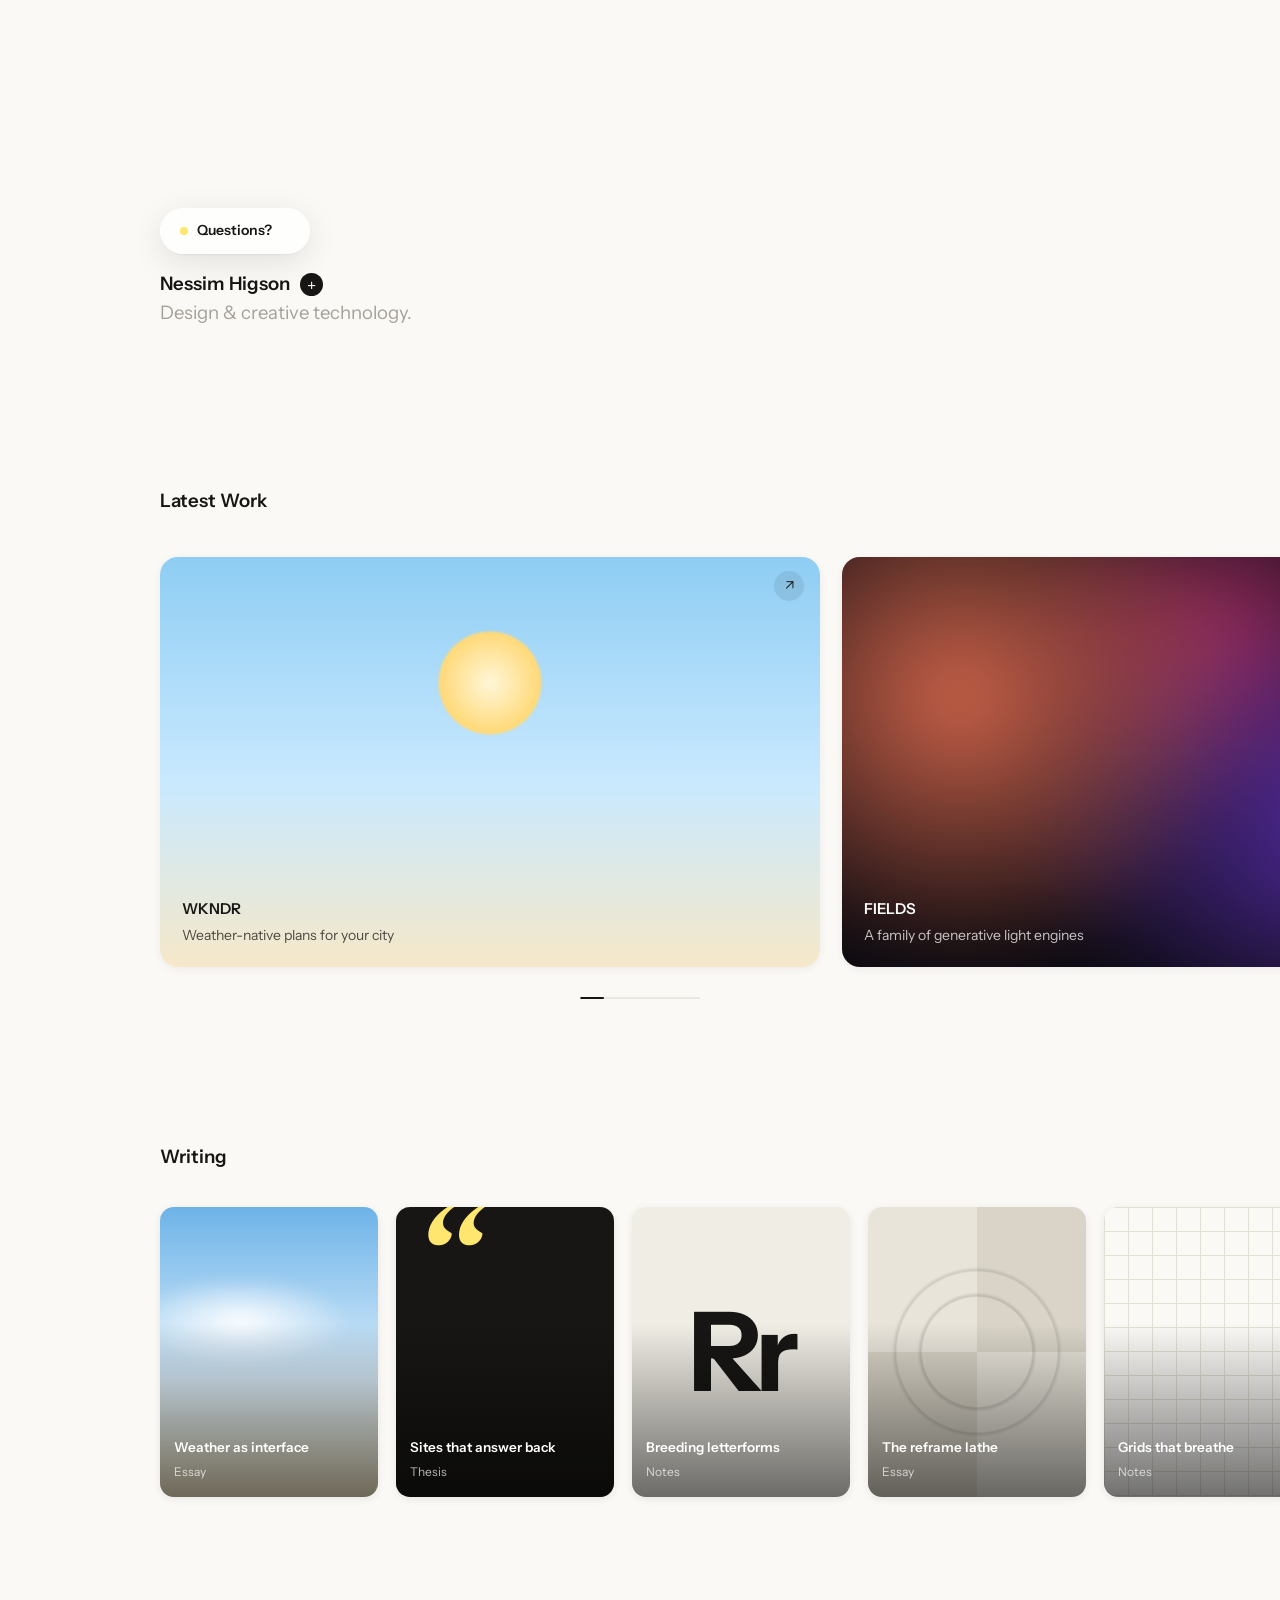
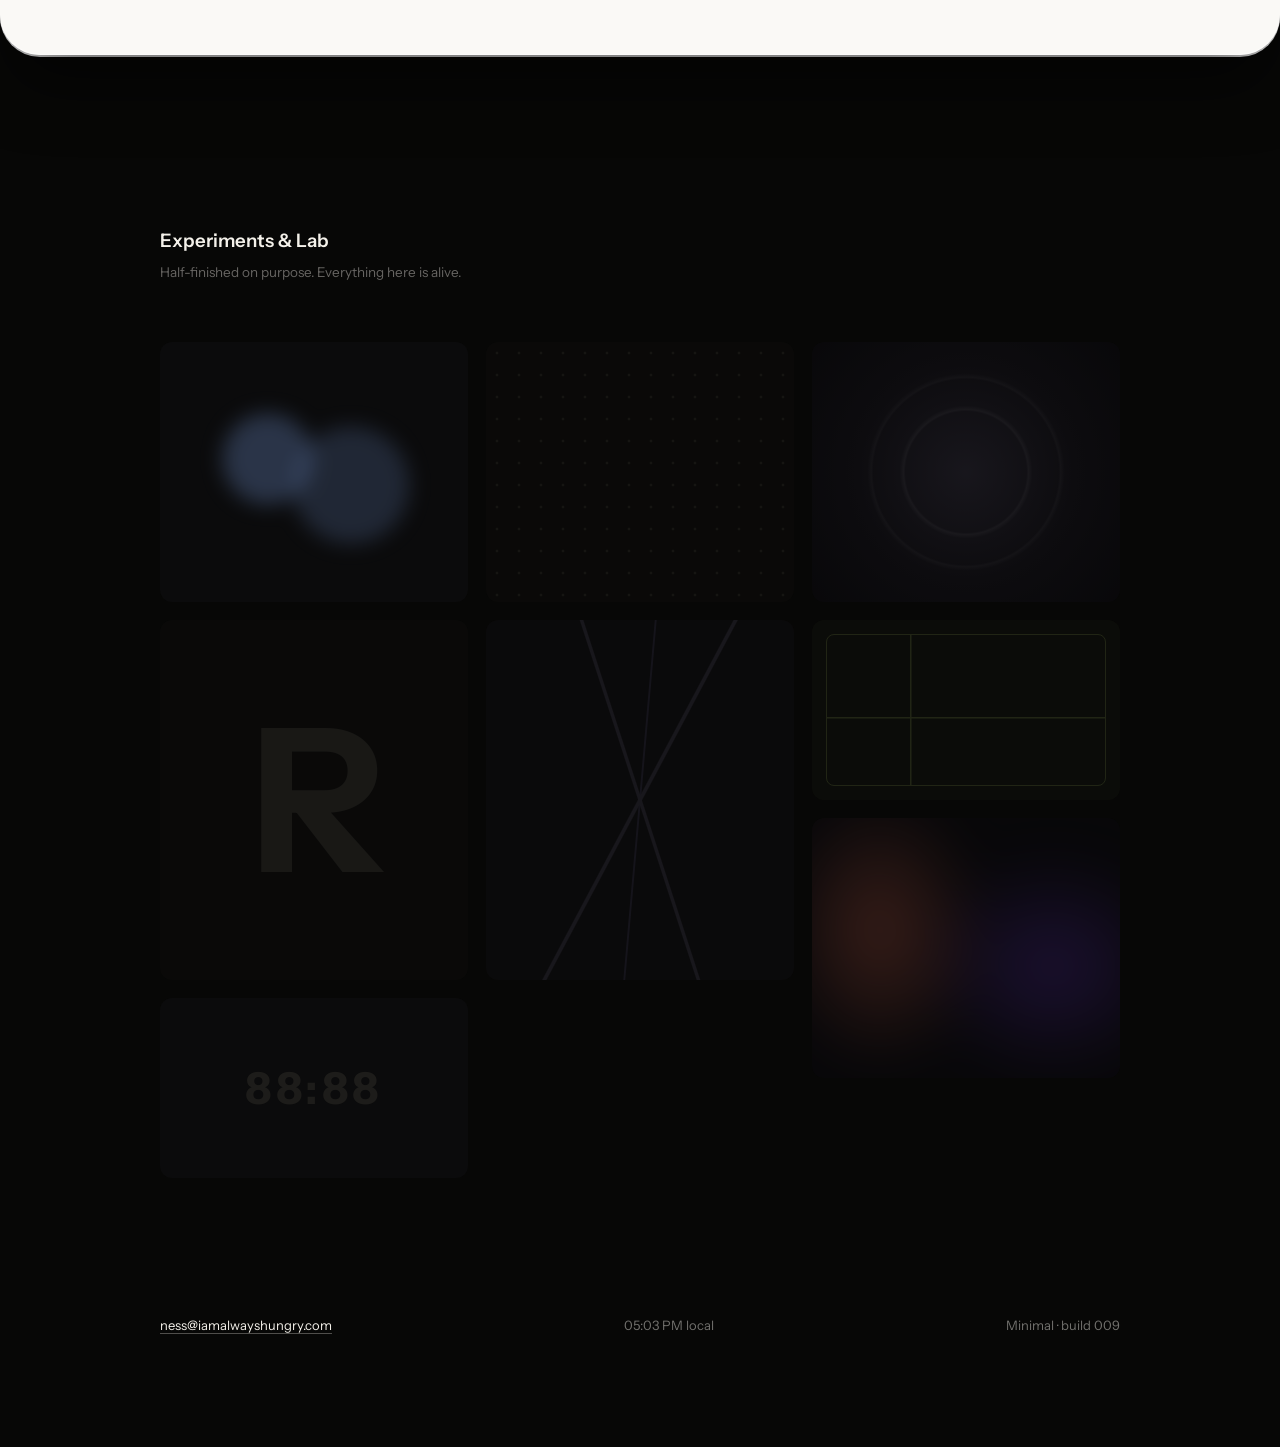
<file: index.html>
<!DOCTYPE html>
<html lang="en">
<head>
<meta charset="UTF-8">
<meta name="viewport" content="width=device-width, initial-scale=1.0">
<title>Nessim Higson — Design &amp; creative technology</title>
<meta name="description" content="Nessim Higson runs IAAH, an independent design practice making brands, websites, and interactive systems.">
<meta property="og:title" content="Nessim Higson">
<meta property="og:description" content="Design & creative technology. A quiet site that can say more.">
<link rel="icon" href="data:image/svg+xml,%3Csvg xmlns='http://www.w3.org/2000/svg' viewBox='0 0 100 100'%3E%3Crect width='100' height='100' rx='24' fill='%23171614'/%3E%3Ccircle cx='50' cy='50' r='14' fill='%23ffe66e'/%3E%3C/svg%3E">
<link rel="preconnect" href="https://fonts.googleapis.com">
<link rel="preconnect" href="https://fonts.gstatic.com" crossorigin>
<link href="https://fonts.googleapis.com/css2?family=Instrument+Sans:ital,wght@0,400..700;1,400..700&family=Newsreader:ital,opsz,wght@1,6..72,300..500&display=swap" rel="stylesheet">
<link rel="stylesheet" href="styles.css?v=12">
</head>
<body>

<!-- "Questions?" pill — expands into the ask field -->
<div class="island" id="island">
  <button class="q-pill" id="qPill" aria-label="Ask this site a question">
    <span class="q-dot"></span>
    <span class="q-label">Questions?</span>
  </button>
  <div class="ask" id="ask">
    <span class="q-dot"></span>
    <input id="askInput" type="text" placeholder="Ask this site anything…" autocomplete="off" aria-label="Ask this site anything">
    <button class="go" id="askGo" aria-label="Ask">↵</button>
  </div>
</div>
<div class="answer" id="answer" role="status"></div>

<div class="backdrop" aria-hidden="true"></div>

<div class="stage">
  <main class="sheet">

    <section class="intro" id="intro">
      <h1 data-rise style="--d:.05s">
        <span id="name"></span>
        <span class="dialctl" id="dialctl">
          <button id="less" aria-label="Less about me" hidden>−</button>
          <button id="more" aria-label="More about me">+</button>
        </span>
      </h1>
      <p class="role" id="role" data-rise style="--d:.12s"></p>
      <div class="bio" id="bio" aria-live="polite"></div>
    </section>

    <h2 class="label reveal" id="work">Latest Work</h2>
    <div class="works-wrap">
      <div class="works" id="works" aria-label="Latest work carousel"></div>
      <div class="progress" aria-hidden="true"><i id="progress-bar"></i></div>
    </div>

    <h2 class="label reveal" id="writing">Writing</h2>
    <div class="shelf" id="shelf" aria-label="Writing"></div>

  </main>
</div>

<!-- the dark room the sheet lifts off to reveal -->
<div class="room">
  <section class="lab" id="lab">
    <div class="lab-head" id="lab-head">
      <h2 class="label reveal">Experiments &amp; Lab</h2>
      <p class="lab-sub reveal" style="--d:.08s">Half-finished on purpose. Everything here is alive.</p>
    </div>
    <div class="masonry" id="masonry"></div>
  </section>

  <footer class="footer">
    <div class="cols">
      <span><a id="email" href="#"></a></span>
      <span class="mut" id="clock">—</span>
      <span class="mut" id="buildtag"></span>
    </div>
  </footer>
</div>

<script src="content.js?v=12"></script>
<script src="app.js?v=12"></script>
</body>
</html>
</file>
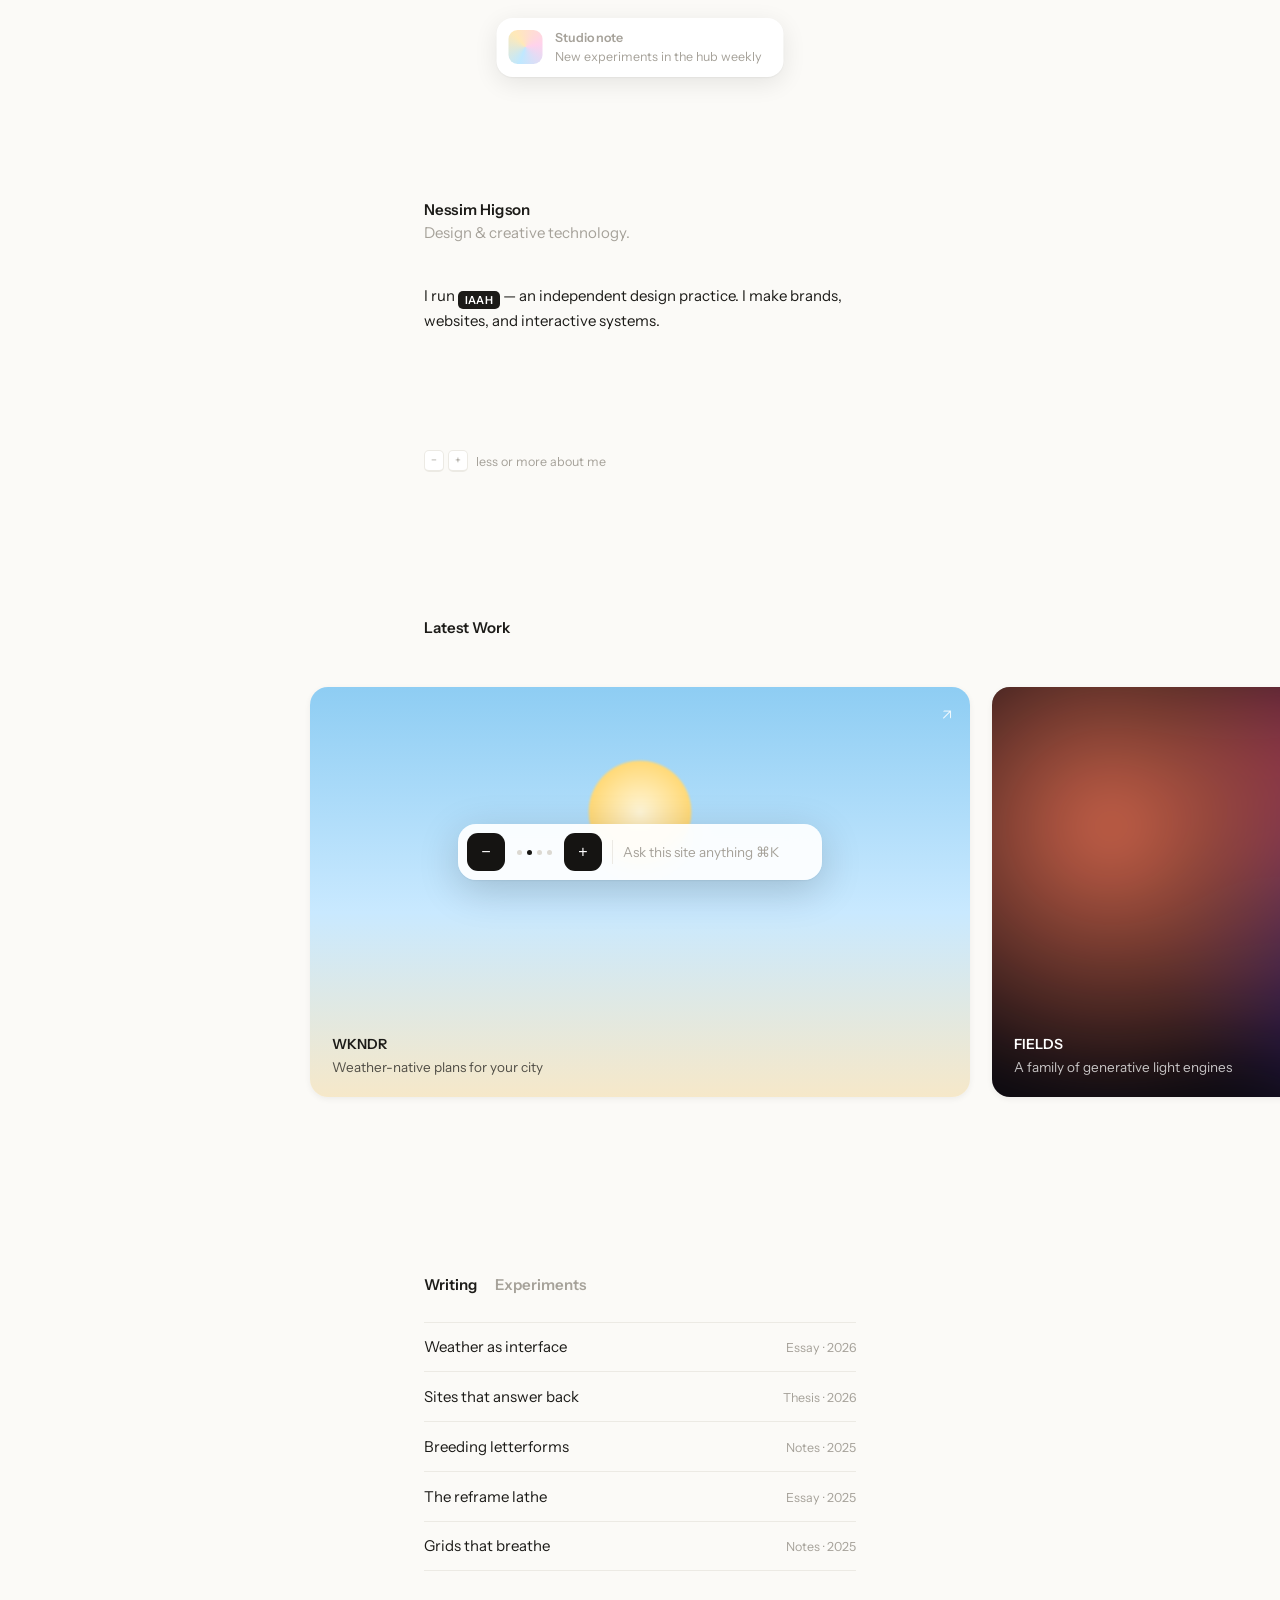
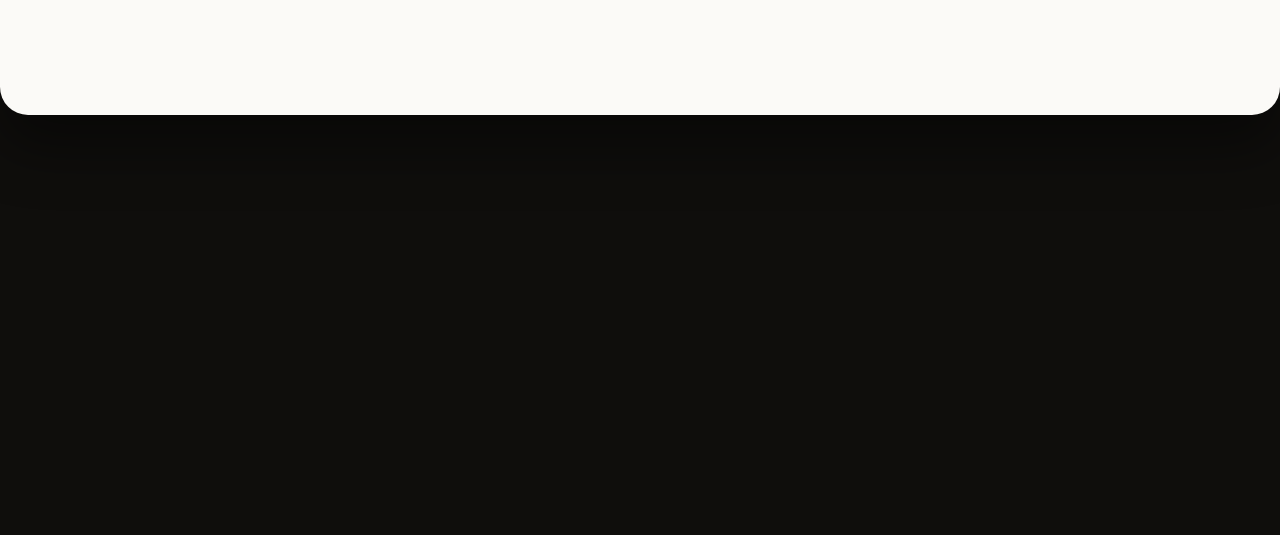
<file: sketch-001/index.html>
<!DOCTYPE html>
<html lang="en">
<head>
<meta charset="UTF-8">
<meta name="viewport" content="width=device-width, initial-scale=1.0">
<title>NH — Site Hybrid Sketch 001</title>
<link rel="preconnect" href="https://fonts.googleapis.com">
<link rel="preconnect" href="https://fonts.gstatic.com" crossorigin>
<link href="https://fonts.googleapis.com/css2?family=Instrument+Sans:ital,wght@0,400..700;1,400..700&family=Newsreader:ital,opsz,wght@1,6..72,300..500&display=swap" rel="stylesheet">
<style>
:root{
  --bg:#fbfaf7;
  --ink:#1c1b18;
  --mut:#a6a29a;
  --line:#eceae4;
  --blue:#1d1df5;
  --marker:#ffe66e;
  --footer:#0f0e0c;
  --col:30rem;
  --dock-h:64px;
  --footer-h:420px;
}
*{margin:0;padding:0;box-sizing:border-box}
html{scroll-behavior:smooth}
body{
  font-family:'Instrument Sans',sans-serif;
  font-size:15px;line-height:1.55;
  color:var(--ink);
  background:var(--footer);
  padding-bottom:var(--footer-h);
  -webkit-font-smoothing:antialiased;
}
a{color:inherit}
::selection{background:var(--marker)}

/* ---------- sheet over fixed footer ---------- */
.sheet{
  position:relative;z-index:2;
  background:var(--bg);
  border-radius:0 0 28px 28px;
  box-shadow:0 30px 60px rgba(0,0,0,.45);
  padding-bottom:9rem;
}

/* ---------- toast ---------- */
.toast{
  position:fixed;top:18px;left:50%;z-index:50;
  transform:translate(-50%,-140%);
  display:flex;align-items:center;gap:12px;
  background:#fff;border-radius:16px;
  padding:10px 22px 10px 12px;
  box-shadow:0 6px 24px rgba(0,0,0,.09),0 1px 2px rgba(0,0,0,.05);
  text-decoration:none;
  transition:transform .8s cubic-bezier(.2,.9,.2,1);
}
.toast.in{transform:translate(-50%,0)}
.toast .av{width:34px;height:34px;border-radius:9px;background:conic-gradient(from 200deg,#bfe8ff,#ffe9b8,#ffd2ec,#bfe8ff)}
.toast b{display:block;font-size:12.5px;font-weight:600}
.toast span{display:block;font-size:12.5px;color:var(--mut)}

/* ---------- intro ---------- */
.intro{
  max-width:var(--col);
  margin:0 auto;
  padding:22vh 24px 0;
}
.intro h1{font-size:15px;font-weight:600;letter-spacing:.01em}
.intro .role{color:var(--mut)}
.bio{margin-top:2.6em}
.bio p+p{margin-top:1.4em}

/* growing tokens */
.w{
  font-size:15px;opacity:1;filter:blur(0);
  transition:font-size .45s cubic-bezier(.3,.8,.3,1),opacity .4s,filter .4s;
  transition-delay:calc(var(--i,0)*14ms);
}
.w.hid{font-size:0px;opacity:0;filter:blur(5px);transition-delay:calc(var(--j,0)*6ms)}
.w.hl{background:linear-gradient(transparent 45%,var(--marker) 45%,var(--marker) 92%,transparent 92%)}

/* inline chips */
.chip{
  display:inline-block;vertical-align:-3px;
  height:18px;line-height:18px;
  border-radius:5px;padding:0 7px;
  font-size:11px;font-weight:600;letter-spacing:.02em;
  color:#fff;text-decoration:none;
  transition:font-size .45s cubic-bezier(.3,.8,.3,1),opacity .4s,filter .4s,height .45s,padding .45s;
}
.chip:hover{transform:translateY(-1px)}
.w.hid .chip,
.chip.hid{font-size:0;height:0;padding:0;opacity:0;filter:blur(5px)}
.chip.iaah{background:#1c1b18}
.chip.wkndr{background:linear-gradient(120deg,#4f9fe8,#8fd0ff)}
.chip.fields{background:linear-gradient(120deg,#ff7a59,#e83d8f,#7b3df0)}
.chip.arena{background:#111;color:var(--marker)}

/* dial hint under bio */
.dial-hint{
  margin-top:2.4em;
  font-size:12.5px;color:var(--mut);
  display:flex;align-items:center;gap:8px;
  user-select:none;
}
.dial-hint .keys{display:inline-flex;gap:4px}
.dial-hint kbd{
  font-family:inherit;font-size:11px;
  border:1px solid var(--line);border-bottom-width:2px;
  border-radius:5px;padding:1px 6px;background:#fff;
}

/* ---------- sections ---------- */
.label{
  max-width:var(--col);margin:9rem auto 0;padding:0 24px;
  font-size:15px;font-weight:600;
}
.label small{display:block;font-weight:400;color:var(--mut);font-size:12.5px;margin-top:2px}

/* work scroller */
.works{
  margin-top:2.2rem;
  display:flex;gap:22px;
  overflow-x:auto;scroll-snap-type:x mandatory;
  padding:12px calc(50vw - min(46vw,330px)) 32px;
  scrollbar-width:none;
  cursor:grab;
}
.works::-webkit-scrollbar{display:none}
.works.drag{cursor:grabbing;scroll-snap-type:none}
.card{
  position:relative;flex:0 0 auto;
  width:min(92vw,660px);height:min(58vw,410px);
  border-radius:18px;overflow:hidden;
  scroll-snap-align:center;
  color:#fff;text-decoration:none;
  transform:translateY(0);
  transition:transform .5s cubic-bezier(.2,.9,.2,1),box-shadow .5s;
  box-shadow:0 2px 6px rgba(0,0,0,.06);
}
.card:hover{transform:translateY(-6px);box-shadow:0 18px 44px rgba(0,0,0,.16)}
.card.pulse{animation:pulse 1.2s ease 2}
@keyframes pulse{0%,100%{box-shadow:0 0 0 0 rgba(29,29,245,0)}40%{box-shadow:0 0 0 6px rgba(29,29,245,.35)}}
.card .meta{position:absolute;left:22px;bottom:18px;z-index:2}
.card .meta b{display:block;font-size:14px;font-weight:600}
.card .meta span{font-size:13.5px;opacity:.75}
.card .arrow{position:absolute;top:16px;right:18px;font-size:15px;opacity:.85;z-index:2}
.card .fill{position:absolute;inset:0}

/* card art — pure CSS */
.art-wkndr{background:linear-gradient(180deg,#8ecdf3 0%,#c9e9ff 55%,#f6e8c9 100%)}
.art-wkndr::after{content:'';position:absolute;width:120px;height:120px;border-radius:50%;
  background:radial-gradient(circle,#fff6d8 0%,#ffd977 60%,transparent 61%);
  top:16%;left:50%;transform:translateX(-50%);filter:blur(1px)}
.art-fields{background:#0b0a10;overflow:hidden}
.art-fields::before{content:'';position:absolute;inset:-30%;
  background:
    radial-gradient(40% 60% at 30% 40%,rgba(255,122,89,.8),transparent 70%),
    radial-gradient(50% 50% at 70% 60%,rgba(123,61,240,.7),transparent 70%),
    radial-gradient(30% 40% at 55% 30%,rgba(232,61,143,.6),transparent 70%);
  filter:blur(30px)}
.art-arena{background:#0c0c0c;display:grid;place-items:center}
.art-arena i{width:150px;height:150px;border-radius:50%;border:2px solid var(--marker);position:relative;display:block}
.art-arena i::before,.art-arena i::after{content:'';position:absolute;inset:18px;border-radius:50%;border:2px solid var(--marker)}
.art-arena i::after{inset:38px}
.art-fovea{background:radial-gradient(circle at 50% 45%,#3d3a4f 0%,#191722 45%,#0b0a10 100%)}
.art-fovea::after{content:'';position:absolute;inset:0;
  background:radial-gradient(circle at 50% 45%,transparent 28%,rgba(255,255,255,.06) 29%,transparent 31%,transparent 38%,rgba(255,255,255,.05) 39%,transparent 41%,transparent 50%,rgba(255,255,255,.04) 51%,transparent 53%)}
.art-coltrane{background:#f4f2ec;
  background-image:radial-gradient(circle,#c9c5ba 1.4px,transparent 1.5px);
  background-size:26px 26px}
.art-coltrane b,.art-coltrane span{color:#1c1b18!important}

/* lists: writing / experiments */
.tabs{
  max-width:var(--col);margin:9rem auto 0;padding:0 24px;
  display:flex;gap:18px;font-size:15px;
}
.tabs button{
  font:inherit;font-weight:600;border:0;background:none;cursor:pointer;
  color:var(--mut);padding:0;
}
.tabs button.on{color:var(--ink)}
.list{max-width:var(--col);margin:1.6rem auto 0;padding:0 24px}
.row{
  display:flex;justify-content:space-between;align-items:baseline;gap:16px;
  padding:.85em 0;border-bottom:1px solid var(--line);
  text-decoration:none;
}
.row:first-child{border-top:1px solid var(--line)}
.row b{font-weight:400}
.row:hover b{text-decoration:underline;text-underline-offset:3px}
.row span{font-size:12.5px;color:var(--mut);white-space:nowrap}

/* ---------- footer (revealed) ---------- */
.footer{
  position:fixed;left:0;right:0;bottom:0;z-index:1;
  height:var(--footer-h);
  background:var(--footer);color:#f4f1ea;
  display:flex;flex-direction:column;justify-content:space-between;
  padding:56px 8vw calc(var(--dock-h) + 40px);
}
.footer .big{
  font-size:clamp(44px,8vw,110px);
  font-weight:600;letter-spacing:-.03em;line-height:.95;
}
.footer .big em{font-family:'Newsreader',serif;font-style:italic;font-weight:400}
.footer .cols{display:flex;justify-content:space-between;align-items:flex-end;gap:24px;font-size:13px}
.footer .cols a{color:#f4f1ea;text-decoration:none;border-bottom:1px solid rgba(244,241,234,.3)}
.footer .cols a:hover{border-color:#f4f1ea}
.footer .mut{color:rgba(244,241,234,.45)}

/* ---------- dock ---------- */
.dock{
  position:fixed;left:50%;bottom:20px;z-index:60;
  transform:translateX(-50%);
  display:flex;align-items:center;gap:10px;
  background:rgba(255,255,255,.92);backdrop-filter:blur(14px);
  border-radius:18px;padding:9px;
  box-shadow:0 10px 40px rgba(0,0,0,.18),0 1px 2px rgba(0,0,0,.06);
}
.dock button{
  width:38px;height:38px;border-radius:11px;border:0;cursor:pointer;
  background:#151412;color:#fff;font-size:16px;line-height:1;
  display:grid;place-items:center;
  transition:transform .15s,opacity .2s;
}
.dock button:active{transform:scale(.92)}
.dock button:disabled{opacity:.25;cursor:default}
.dots{display:flex;gap:5px;padding:0 2px}
.dots i{width:5px;height:5px;border-radius:50%;background:#dcd9d2;transition:background .3s}
.dots i.on{background:#151412}
.dock .sep{width:1px;height:24px;background:var(--line)}
.ask{
  width:190px;transition:width .35s cubic-bezier(.3,.8,.3,1);
}
.ask input{
  width:100%;height:38px;border:0;outline:0;background:transparent;
  font:inherit;font-size:13.5px;color:var(--ink);
}
.ask input::placeholder{color:var(--mut)}
.ask.wide{width:320px}

/* answer strip */
.answer{
  position:fixed;left:50%;bottom:calc(var(--dock-h) + 30px);z-index:59;
  transform:translate(-50%,12px);
  max-width:520px;width:max-content;
  background:#151412;color:#f4f1ea;
  font-family:'Newsreader',serif;font-style:italic;font-size:16px;
  padding:12px 20px;border-radius:14px;
  opacity:0;pointer-events:none;
  transition:opacity .35s,transform .35s;
  box-shadow:0 10px 40px rgba(0,0,0,.25);
}
.answer.in{opacity:1;transform:translate(-50%,0)}

@media (max-width:640px){
  .ask{width:130px}
  .ask.wide{width:200px}
  .footer{padding-inline:24px}
}
</style>
</head>
<body>

<a class="toast" id="toast" href="http://localhost:4190/hub/" target="_blank">
  <span class="av"></span>
  <span><b>Studio note</b><span>New experiments in the hub weekly</span></span>
</a>

<main class="sheet">

  <!-- ============ INTRO / THE DIAL ============ -->
  <section class="intro" id="intro">
    <h1>Nessim Higson</h1>
    <p class="role">Design &amp; creative technology.</p>
    <div class="bio" id="bio"><!-- tokens injected --></div>
    <p class="dial-hint">
      <span class="keys"><kbd id="lessK">−</kbd><kbd id="moreK">+</kbd></span>
      <span>less or more about me</span>
    </p>
  </section>

  <!-- ============ LATEST WORK ============ -->
  <h2 class="label" id="work">Latest Work</h2>
  <div class="works" id="works">
    <a class="card" href="#" data-k="wkndr">
      <span class="fill art-wkndr"></span>
      <span class="arrow">↗</span>
      <span class="meta"><b style="color:#1c1b18">WKNDR</b><span style="color:#1c1b18">Weather-native plans for your city</span></span>
    </a>
    <a class="card" href="#" data-k="fields">
      <span class="fill art-fields"></span>
      <span class="arrow">↗</span>
      <span class="meta"><b>FIELDS</b><span>A family of generative light engines</span></span>
    </a>
    <a class="card" href="#" data-k="arena">
      <span class="fill art-arena"><i></i></span>
      <span class="arrow">↗</span>
      <span class="meta"><b>The Arena</b><span>Living brand systems for an IP studio</span></span>
    </a>
    <a class="card" href="#" data-k="fovea">
      <span class="fill art-fovea"></span>
      <span class="arrow">↗</span>
      <span class="meta"><b>FOVEA</b><span>A lens-tunnel portfolio engine</span></span>
    </a>
    <a class="card" href="#" data-k="coltrane">
      <span class="fill art-coltrane"></span>
      <span class="arrow" style="color:#1c1b18">↗</span>
      <span class="meta"><b>Coltrane</b><span>A living clock that plays itself</span></span>
    </a>
  </div>

  <!-- ============ WRITING / EXPERIMENTS ============ -->
  <div class="tabs" id="tabs">
    <button class="on" data-tab="writing">Writing</button>
    <button data-tab="experiments">Experiments</button>
  </div>
  <div class="list" id="list"><!-- rows injected --></div>

</main>

<!-- ============ REVEALED FOOTER ============ -->
<footer class="footer" id="footer">
  <div class="big">Always<br><em>hungry.</em></div>
  <div class="cols">
    <span><a href="mailto:ness@iamalwayshungry.com">ness@iamalwayshungry.com</a></span>
    <span class="mut" id="clock">—</span>
    <span class="mut">Sketch 001 · dial + ask</span>
  </div>
</footer>

<!-- ============ DOCK ============ -->
<div class="dock">
  <button id="less" title="Less about me">−</button>
  <div class="dots" id="dots"><i></i><i class="on"></i><i></i><i></i></div>
  <button id="more" title="More about me">+</button>
  <div class="sep"></div>
  <div class="ask" id="askWrap">
    <input id="ask" type="text" placeholder="Ask this site anything ⌘K" autocomplete="off">
  </div>
</div>
<div class="answer" id="answer"></div>

<script>
/* ================= THE DIAL — growing bio ================= */
/* tokens: [text, minLevel] — chips: {c:class, t:label, l:level, href} */
const BIO = [
  // p1 — the one-liner (level 1)
  [
    {t:"I run",l:1},{c:"iaah",t:"IAAH",l:1,href:"https://iamalwayshungry.com"},
    {t:"— an independent design practice.",l:1},
    {t:"I make brands, websites, and interactive systems.",l:1},
    {t:"Lately they behave more like weather than software.",l:2},
    {t:"",l:1,end:true}
  ],
  // p2 — current work (level 2)
  [
    {t:"Right now that means",l:2},
    {c:"wkndr",t:"WKNDR",l:2,href:"#work",after:", a weather-native city app;"},
    {c:"fields",t:"FIELDS",l:2,href:"#work",after:", a family of generative light engines;"},
    {t:"and show systems for",l:2},
    {c:"arena",t:"THE ARENA",l:2,href:"#work",after:"."}
  ],
  // p3 — the long version (level 3)
  [
    {t:"Before this I spent two decades art-directing for music, film, and technology —",l:3},
    {t:"work that taught me that the best interfaces are the ones with an inner life.",l:3},
    {t:"I prototype daily, write occasionally, and believe every site should be able to answer for itself.",l:3}
  ]
];

let level = 1;               // 0..3, default 1
const bioEl = document.getElementById('bio');

// build DOM once
BIO.forEach(par=>{
  const p = document.createElement('p');
  par.forEach(tok=>{
    if(tok.end) return;
    let el;
    if(tok.c){
      el = document.createElement('a');
      el.className = 'chip '+tok.c;
      el.textContent = tok.t;
      el.href = tok.href||'#';
      if(el.href.startsWith('http')) el.target = '_blank';
      el.dataset.l = tok.l;
      // wrap in .w so spacing collapses too
      const w = document.createElement('span');
      w.className='w'; w.dataset.l=tok.l;
      w.appendChild(el); w.appendChild(document.createTextNode((tok.after||'')+' '));
      p.appendChild(w); return;
    }
    el = document.createElement('span');
    el.className = 'w';
    el.dataset.l = tok.l;
    el.textContent = tok.t + ' ';
    p.appendChild(el);
  });
  bioEl.appendChild(p);
});

function renderLevel(){
  let inIdx=0, outIdx=0;
  document.querySelectorAll('#bio .w').forEach(w=>{
    const show = level>0 && +w.dataset.l<=level;
    if(show && w.classList.contains('hid')){ w.style.setProperty('--i',inIdx++); }
    if(!show && !w.classList.contains('hid')){ w.style.setProperty('--j',outIdx++); }
    w.classList.toggle('hid',!show);
  });
  document.querySelectorAll('#dots i').forEach((d,i)=>d.classList.toggle('on',i===level));
  document.getElementById('less').disabled = level===0;
  document.getElementById('more').disabled = level===3;
}
function setLevel(n){ level = Math.max(0,Math.min(3,n)); renderLevel(); }

document.getElementById('less').onclick = ()=>setLevel(level-1);
document.getElementById('more').onclick = ()=>setLevel(level+1);
document.getElementById('lessK').onclick = ()=>setLevel(level-1);
document.getElementById('moreK').onclick = ()=>setLevel(level+1);
window.addEventListener('keydown',e=>{
  if(e.target.tagName==='INPUT')return;
  if(e.key==='-'||e.key==='_')setLevel(level-1);
  if(e.key==='+'||e.key==='=')setLevel(level+1);
});
renderLevel();

/* ================= TOAST ================= */
setTimeout(()=>document.getElementById('toast').classList.add('in'),900);
window.addEventListener('scroll',()=>{
  document.getElementById('toast').classList.toggle('in', window.scrollY<300);
},{passive:true});

/* ================= WORK SCROLLER — drag ================= */
const works = document.getElementById('works');
let dragging=false,startX=0,startL=0,moved=0;
works.addEventListener('pointerdown',e=>{dragging=true;moved=0;startX=e.clientX;startL=works.scrollLeft;works.classList.add('drag')});
window.addEventListener('pointermove',e=>{if(!dragging)return;const d=e.clientX-startX;moved=Math.max(moved,Math.abs(d));works.scrollLeft=startL-d});
window.addEventListener('pointerup',()=>{dragging=false;works.classList.remove('drag')});
works.addEventListener('click',e=>{if(moved>6)e.preventDefault()},true);

/* ================= TABS ================= */
const DATA = {
  writing:[
    ["Weather as interface","Essay · 2026"],
    ["Sites that answer back","Thesis · 2026"],
    ["Breeding letterforms","Notes · 2025"],
    ["The reframe lathe","Essay · 2025"],
    ["Grids that breathe","Notes · 2025"]
  ],
  experiments:[
    ["Orb Studies","Nav R&D · 2026"],
    ["TYPEFORGE","Type invention · 2026"],
    ["UNIQLOCK v2","Living clock · 2025"],
    ["Kunumi Nav","Physics tree · 2025"],
    ["Vincent Lowe lens","GLSL teardown · 2025"],
    ["Ideation Engine","Idea tooling · 2026"]
  ]
};
const list = document.getElementById('list');
function renderTab(name){
  list.innerHTML='';
  DATA[name].forEach(([t,meta])=>{
    const a=document.createElement('a');
    a.className='row';a.href='#';
    a.innerHTML=`<b>${t}</b><span>${meta}</span>`;
    list.appendChild(a);
  });
  document.querySelectorAll('#tabs button').forEach(b=>b.classList.toggle('on',b.dataset.tab===name));
}
document.querySelectorAll('#tabs button').forEach(b=>b.onclick=()=>renderTab(b.dataset.tab));
renderTab('writing');

/* ================= CLOCK ================= */
function tick(){
  document.getElementById('clock').textContent =
    new Date().toLocaleTimeString([], {hour:'2-digit',minute:'2-digit'}) + ' local';
}
tick(); setInterval(tick,30000);

/* ================= ASK THE SITE ================= */
const ask = document.getElementById('ask');
const askWrap = document.getElementById('askWrap');
const answerEl = document.getElementById('answer');
let answerTimer;

ask.addEventListener('focus',()=>askWrap.classList.add('wide'));
ask.addEventListener('blur',()=>askWrap.classList.remove('wide'));
window.addEventListener('keydown',e=>{
  if((e.metaKey||e.ctrlKey)&&e.key==='k'){e.preventDefault();ask.focus();}
  if(e.key==='Escape'){ask.blur();hideAnswer();}
});

function showAnswer(text){
  clearTimeout(answerTimer);
  answerEl.textContent = text;
  answerEl.classList.add('in');
  answerTimer = setTimeout(hideAnswer, 7000);
}
function hideAnswer(){ answerEl.classList.remove('in'); }

function highlightBio(){
  const ws=[...document.querySelectorAll('#bio .w:not(.hid)')];
  ws.forEach((w,i)=>setTimeout(()=>w.classList.add('hl'),400+i*30));
  setTimeout(()=>ws.forEach(w=>w.classList.remove('hl')),4200);
}
function goCard(k){
  const c=document.querySelector(`.card[data-k="${k}"]`);
  document.getElementById('work').scrollIntoView({behavior:'smooth'});
  c.scrollIntoView({behavior:'smooth',inline:'center',block:'nearest'});
  c.classList.remove('pulse');void c.offsetWidth;c.classList.add('pulse');
}

const KB = [
  {k:['who','about','background','story','bio','yourself','do you do'],
   a:"The long version — expanded above.",
   run:()=>{ setLevel(3); document.getElementById('intro').scrollIntoView({behavior:'smooth'}); highlightBio(); }},
  {k:['wkndr','weather','city app','weekend'],
   a:"WKNDR — a weather-native way to plan your city. Shown below.",
   run:()=>goCard('wkndr')},
  {k:['fields','generative','spectra','light'],
   a:"FIELDS — generative light-leak engines. Take a look.",
   run:()=>goCard('fields')},
  {k:['arena'],
   a:"The Arena — living brand systems for an IP studio.",
   run:()=>goCard('arena')},
  {k:['fovea','portfolio engine','lens'],
   a:"FOVEA — a lens-tunnel engine for showing work.",
   run:()=>goCard('fovea')},
  {k:['coltrane','clock','music'],
   a:"Coltrane — a clock that plays itself.",
   run:()=>goCard('coltrane')},
  {k:['contact','email','reach','hire','available','work together','collab'],
   a:"ness@iamalwayshungry.com — the footer has the rest.",
   run:()=>window.scrollTo({top:document.body.scrollHeight,behavior:'smooth'})},
  {k:['write','writing','essay','read'],
   a:"Recent writing, below.",
   run:()=>{renderTab('writing');document.getElementById('tabs').scrollIntoView({behavior:'smooth'})}},
  {k:['experiment','lab','play','prototype','toys'],
   a:"The lab — everything half-finished on purpose.",
   run:()=>{renderTab('experiments');document.getElementById('tabs').scrollIntoView({behavior:'smooth'})}},
  {k:['site','built','how does this','stack'],
   a:"Vanilla HTML/CSS/JS. The dial borrows from nternet.company; the quiet from marvinschwaibold.com.",
   run:()=>{}},
];

ask.addEventListener('keydown',e=>{
  if(e.key!=='Enter')return;
  const q = ask.value.trim().toLowerCase();
  if(!q)return;
  const hit = KB.find(entry=>entry.k.some(k=>q.includes(k)));
  if(hit){ showAnswer(hit.a); hit.run(); }
  else showAnswer("Not sure yet — try “what do you do”, “show me WKNDR”, or “how do I reach you”.");
  ask.value='';
  ask.blur();
});
</script>
</body>
</html>
</file>
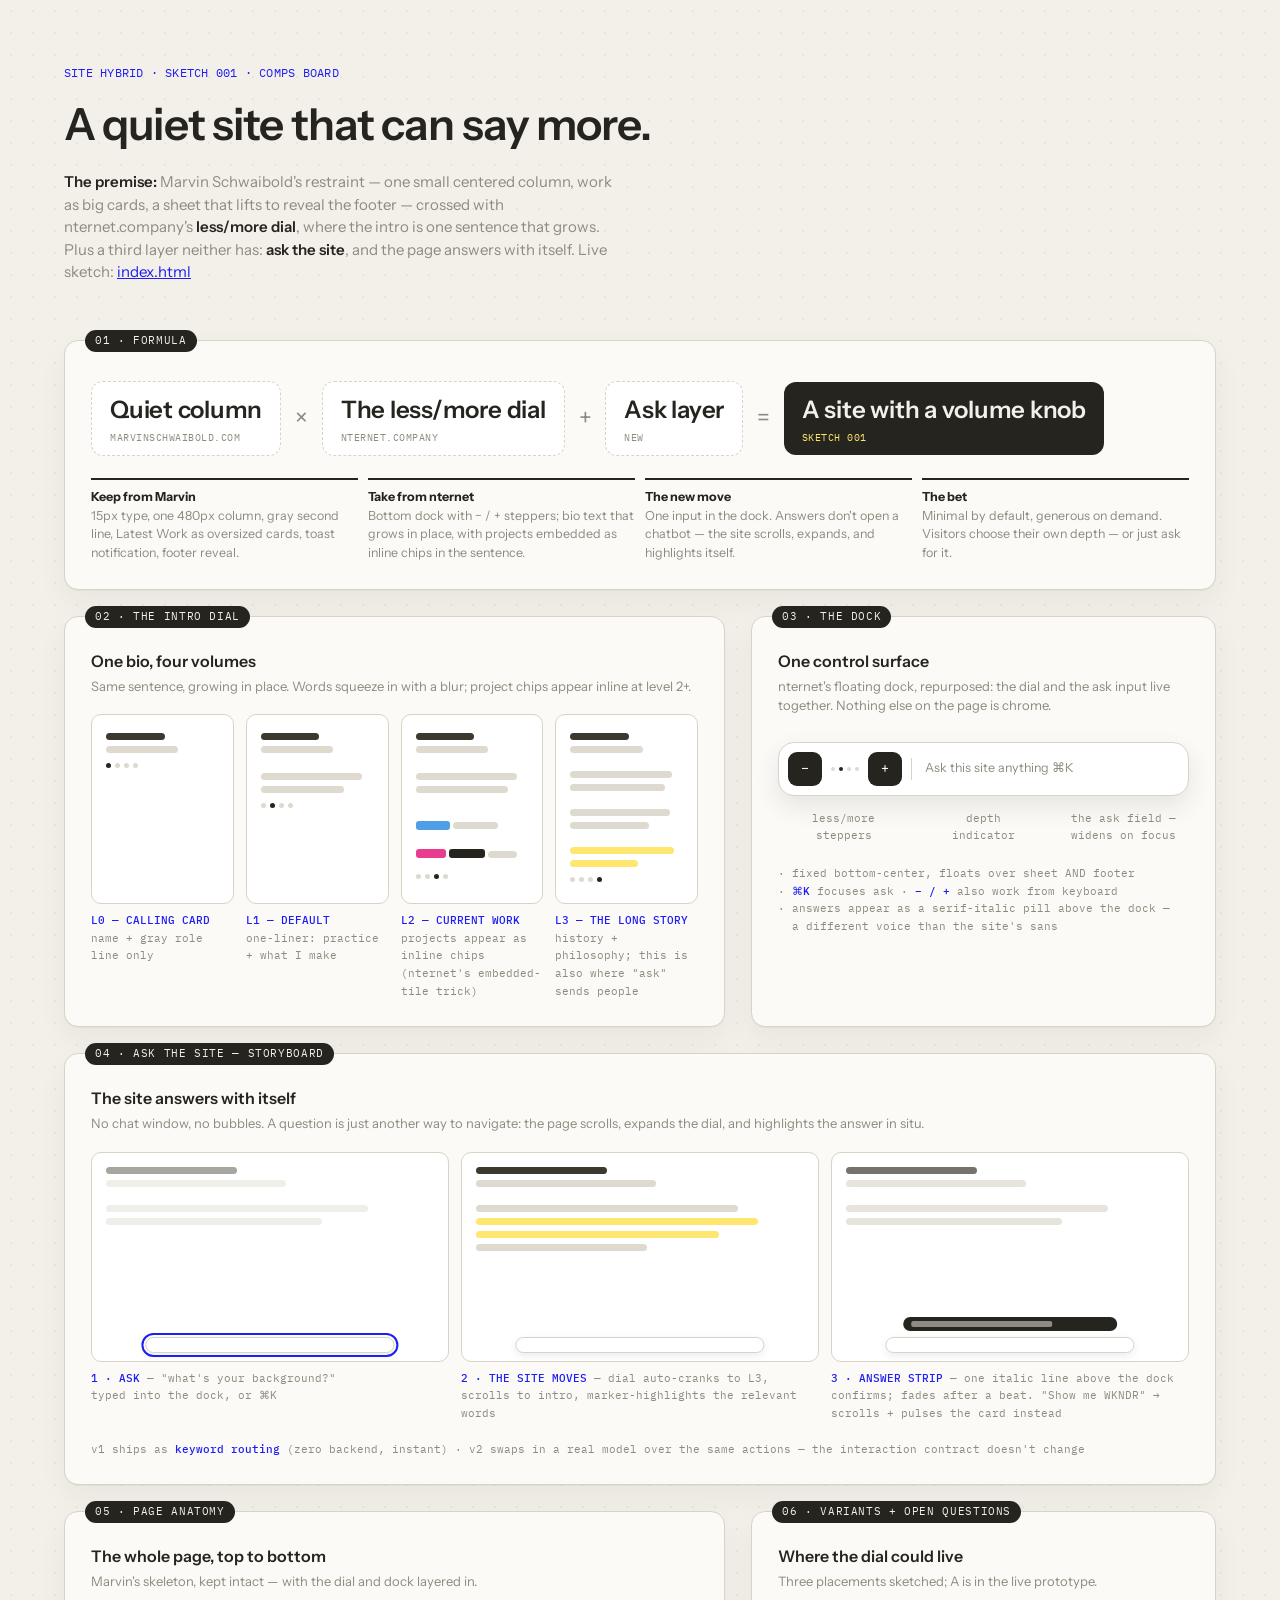
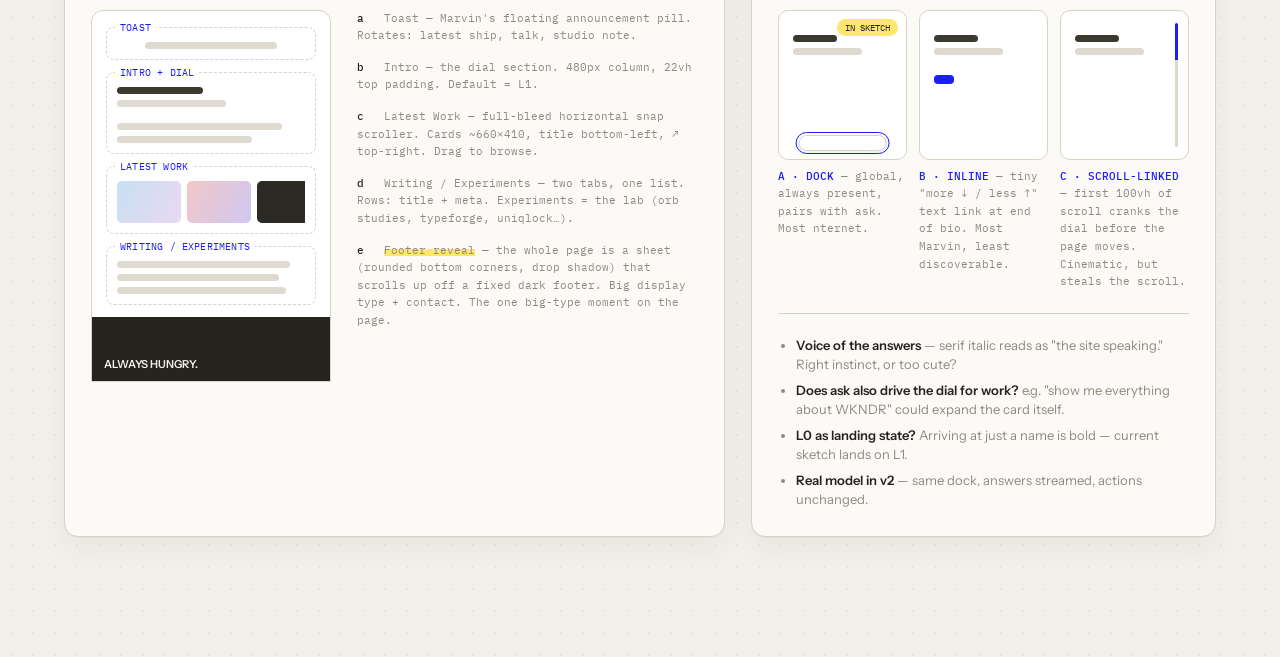
<file: sketch-001/comps.html>
<!DOCTYPE html>
<html lang="en">
<head>
<meta charset="UTF-8">
<meta name="viewport" content="width=device-width, initial-scale=1.0">
<title>Site Hybrid — Comps Board</title>
<link rel="preconnect" href="https://fonts.googleapis.com">
<link rel="preconnect" href="https://fonts.gstatic.com" crossorigin>
<link href="https://fonts.googleapis.com/css2?family=Instrument+Sans:wght@400..700&family=IBM+Plex+Mono:ital,wght@0,400;0,500;1,400&display=swap" rel="stylesheet">
<style>
:root{
  --paper:#f3f0e9;
  --ink:#26241f;
  --mut:#8f8a7e;
  --line:#d8d3c6;
  --blue:#1d1df5;
  --marker:#ffe66e;
  --card:#fbfaf7;
}
*{margin:0;padding:0;box-sizing:border-box}
body{
  font-family:'Instrument Sans',sans-serif;font-size:15px;line-height:1.5;
  background:var(--paper);color:var(--ink);
  background-image:radial-gradient(circle,rgba(38,36,31,.055) 1px,transparent 1.2px);
  background-size:22px 22px;
  padding:64px 5vw 120px;
  -webkit-font-smoothing:antialiased;
}
.mono{font-family:'IBM Plex Mono',monospace;font-size:11.5px;letter-spacing:.02em}
header{max-width:1200px;margin:0 auto 56px}
header .mono{color:var(--blue)}
header h1{font-size:clamp(28px,4vw,44px);font-weight:600;letter-spacing:-.02em;margin-top:10px}
header p{max-width:560px;margin-top:14px;color:var(--mut)}
header p b{color:var(--ink);font-weight:600}
header a{color:var(--blue)}

.board{max-width:1200px;margin:0 auto;display:grid;gap:26px;grid-template-columns:repeat(12,1fr)}
.frame{
  background:var(--card);border:1px solid var(--line);border-radius:14px;
  padding:26px;position:relative;
  box-shadow:0 1px 0 rgba(38,36,31,.04),0 12px 30px rgba(38,36,31,.05);
}
.frame>.tag{
  position:absolute;top:-11px;left:20px;
  background:var(--ink);color:var(--paper);
  font-family:'IBM Plex Mono',monospace;font-size:10.5px;letter-spacing:.06em;
  padding:3px 10px;border-radius:20px;
}
.frame h2{font-size:16px;font-weight:600;margin:6px 0 4px}
.frame .sub{font-size:13px;color:var(--mut);margin-bottom:18px}
.note{font-family:'IBM Plex Mono',monospace;font-size:11px;color:var(--mut);line-height:1.6}
.note b{color:var(--blue);font-weight:500}
.hl{background:linear-gradient(transparent 40%,var(--marker) 40%,var(--marker) 95%,transparent 95%)}

.span12{grid-column:span 12}.span7{grid-column:span 7}.span5{grid-column:span 5}
.span6{grid-column:span 6}.span4{grid-column:span 4}.span8{grid-column:span 8}
@media(max-width:900px){.board>*{grid-column:span 12!important}}

/* ---- wireframe atoms ---- */
.wire{background:#fff;border:1px solid var(--line);border-radius:10px;position:relative;overflow:hidden}
.bar{height:7px;border-radius:4px;background:#dedacf}
.bar.dark{background:#3c392f}
.bar.blue{background:var(--blue)}
.bar.ylw{background:var(--marker)}
.chip{display:inline-block;height:9px;border-radius:3px;vertical-align:middle}

/* F1 formula */
.formula{display:flex;flex-wrap:wrap;align-items:center;gap:14px;font-size:clamp(17px,2.2vw,24px);font-weight:600;letter-spacing:-.01em}
.formula .op{color:var(--mut);font-weight:400}
.formula .src{border:1.5px dashed var(--line);border-radius:12px;padding:10px 18px;background:#fff}
.formula .src small{display:block;font-family:'IBM Plex Mono',monospace;font-size:10px;color:var(--mut);font-weight:400;letter-spacing:.05em;margin-top:2px}
.formula .out{background:var(--ink);color:var(--paper);border-radius:12px;padding:10px 18px}
.formula .out small{display:block;font-family:'IBM Plex Mono',monospace;font-size:10px;color:var(--marker);font-weight:400;letter-spacing:.05em;margin-top:2px}
.ing{display:grid;grid-template-columns:repeat(auto-fit,minmax(200px,1fr));gap:10px;margin-top:22px}
.ing div{border-top:2px solid var(--ink);padding-top:8px;font-size:12.5px}
.ing div b{display:block;font-size:12.5px}
.ing div span{color:var(--mut)}

/* F2 dial states */
.states{display:grid;grid-template-columns:repeat(4,1fr);gap:12px}
@media(max-width:700px){.states{grid-template-columns:repeat(2,1fr)}}
.state .wire{height:190px;padding:18px 14px}
.state .cap{margin-top:8px}
.dots{display:flex;gap:4px;margin-top:10px}
.dots i{width:5px;height:5px;border-radius:50%;background:#dedacf}
.dots i.on{background:var(--ink)}
.stack{display:flex;flex-direction:column;gap:6px}

/* F3 dock */
.dockwire{
  margin:26px auto 8px;width:min(430px,100%);
  background:#fff;border:1px solid var(--line);border-radius:16px;
  box-shadow:0 10px 24px rgba(38,36,31,.10);
  padding:9px;display:flex;align-items:center;gap:9px;
}
.dockwire .btn{width:34px;height:34px;border-radius:9px;background:var(--ink);color:#fff;display:grid;place-items:center;font-size:15px}
.dockwire .ddots{display:flex;gap:4px}
.dockwire .ddots i{width:4px;height:4px;border-radius:50%;background:#dedacf}
.dockwire .ddots i.on{background:var(--ink)}
.dockwire .sep{width:1px;height:22px;background:var(--line)}
.dockwire .field{flex:1;color:var(--mut);font-size:12.5px;padding-left:4px}
.callouts{display:flex;justify-content:space-between;gap:8px;max-width:520px;margin:14px auto 0}
.callouts .note{text-align:center;flex:1}

/* F4 storyboard */
.story{display:grid;grid-template-columns:repeat(3,1fr);gap:12px}
@media(max-width:700px){.story{grid-template-columns:1fr}}
.story .wire{height:210px;padding:14px}
.story .cap{margin-top:8px}
.minidock{position:absolute;bottom:8px;left:50%;transform:translateX(-50%);width:70%;height:16px;border-radius:8px;background:#fff;border:1px solid var(--line);box-shadow:0 3px 8px rgba(0,0,0,.08)}
.answerpill{position:absolute;bottom:30px;left:50%;transform:translateX(-50%);width:60%;height:14px;border-radius:7px;background:var(--ink)}
.answerpill::after{content:'';position:absolute;inset:4px 30% 4px 8px;border-radius:2px;background:rgba(244,241,234,.5)}

/* F5 anatomy */
.anatomy{display:flex;gap:26px;align-items:flex-start}
.anatomy .page{flex:0 0 240px;background:#fff;border:1px solid var(--line);border-radius:12px 12px 0 0;padding:16px 14px 0;position:relative}
.anatomy .sec{border:1px dashed var(--line);border-radius:8px;padding:10px;margin-bottom:12px;position:relative}
.anatomy .sec .mono{position:absolute;top:-7px;left:8px;background:#fff;padding:0 5px;color:var(--blue);font-size:9.5px}
.cardrow{display:flex;gap:6px;overflow:hidden}
.cardrow i{flex:0 0 64px;height:42px;border-radius:5px;background:linear-gradient(120deg,#c7dff2,#e9d9f2)}
.cardrow i:nth-child(2){background:linear-gradient(120deg,#f2c7c7,#d0c7f2)}
.cardrow i:nth-child(3){background:#2c2a24}
.anatomy .footerwire{margin:0 -14px;background:var(--ink);height:64px;border-radius:0 0 0 0;position:relative}
.anatomy .footerwire::after{content:'ALWAYS HUNGRY.';position:absolute;left:12px;bottom:8px;color:var(--paper);font-weight:600;font-size:11px;letter-spacing:-.01em}
.anatomy ol{list-style:none;flex:1;display:flex;flex-direction:column;gap:14px}
.anatomy ol .note b{display:inline-block;min-width:20px;color:var(--ink)}

/* F6 variants */
.variants{display:grid;grid-template-columns:repeat(3,1fr);gap:12px}
@media(max-width:700px){.variants{grid-template-columns:1fr}}
.variants .wire{height:150px;padding:14px}
.variants .cap{margin-top:8px}
.pick{position:absolute;top:8px;right:8px;background:var(--marker);border-radius:20px;font-family:'IBM Plex Mono',monospace;font-size:9px;padding:2px 8px}
.qs{margin-top:22px;border-top:1px solid var(--line);padding-top:16px}
.qs li{margin-left:18px;margin-top:6px;font-size:13px;color:var(--mut)}
.qs li b{color:var(--ink);font-weight:600}
</style>
</head>
<body>

<header>
  <div class="mono">SITE HYBRID · SKETCH 001 · COMPS BOARD</div>
  <h1>A quiet site that can say more.</h1>
  <p><b>The premise:</b> Marvin Schwaibold's restraint — one small centered column, work as big cards, a sheet that lifts to reveal the footer — crossed with nternet.company's <b>less/more dial</b>, where the intro is one sentence that grows. Plus a third layer neither has: <b>ask the site</b>, and the page answers with itself. Live sketch: <a href="index.html">index.html</a></p>
</header>

<div class="board">

  <!-- ================= F1 FORMULA ================= -->
  <section class="frame span12">
    <span class="tag">01 · FORMULA</span>
    <div class="formula" style="margin-top:14px">
      <span class="src">Quiet column<small>MARVINSCHWAIBOLD.COM</small></span>
      <span class="op">×</span>
      <span class="src">The less/more dial<small>NTERNET.COMPANY</small></span>
      <span class="op">+</span>
      <span class="src">Ask layer<small>NEW</small></span>
      <span class="op">=</span>
      <span class="out">A site with a volume knob<small>SKETCH 001</small></span>
    </div>
    <div class="ing">
      <div><b>Keep from Marvin</b><span>15px type, one 480px column, gray second line, Latest Work as oversized cards, toast notification, footer reveal.</span></div>
      <div><b>Take from nternet</b><span>Bottom dock with − / + steppers; bio text that grows in place, with projects embedded as inline chips in the sentence.</span></div>
      <div><b>The new move</b><span>One input in the dock. Answers don't open a chatbot — the site scrolls, expands, and highlights itself.</span></div>
      <div><b>The bet</b><span>Minimal by default, generous on demand. Visitors choose their own depth — or just ask for it.</span></div>
    </div>
  </section>

  <!-- ================= F2 THE DIAL ================= -->
  <section class="frame span7">
    <span class="tag">02 · THE INTRO DIAL</span>
    <h2>One bio, four volumes</h2>
    <p class="sub">Same sentence, growing in place. Words squeeze in with a blur; project chips appear inline at level 2+.</p>
    <div class="states">
      <div class="state">
        <div class="wire"><div class="stack">
          <div class="bar dark" style="width:52%"></div>
          <div class="bar" style="width:64%"></div>
        </div><div class="dots"><i class="on"></i><i></i><i></i><i></i></div></div>
        <div class="cap note"><b>L0 — CALLING CARD</b><br>name + gray role line only</div>
      </div>
      <div class="state">
        <div class="wire"><div class="stack">
          <div class="bar dark" style="width:52%"></div>
          <div class="bar" style="width:64%"></div>
          <div style="height:8px"></div>
          <div class="bar" style="width:90%"></div>
          <div class="bar" style="width:74%"></div>
        </div><div class="dots"><i></i><i class="on"></i><i></i><i></i></div></div>
        <div class="cap note"><b>L1 — DEFAULT</b><br>one-liner: practice + what I make</div>
      </div>
      <div class="state">
        <div class="wire"><div class="stack">
          <div class="bar dark" style="width:52%"></div>
          <div class="bar" style="width:64%"></div>
          <div style="height:8px"></div>
          <div class="bar" style="width:90%"></div>
          <div class="bar" style="width:82%"></div>
          <div style="height:8px"></div>
          <div><span class="chip" style="width:34px;background:#4f9fe8"></span> <span class="bar" style="display:inline-block;width:40%"></span></div>
          <div><span class="chip" style="width:30px;background:#e83d8f"></span> <span class="chip" style="width:36px;background:#26241f"></span> <span class="bar" style="display:inline-block;width:26%"></span></div>
        </div><div class="dots"><i></i><i></i><i class="on"></i><i></i></div></div>
        <div class="cap note"><b>L2 — CURRENT WORK</b><br>projects appear as inline chips<br>(nternet's embedded-tile trick)</div>
      </div>
      <div class="state">
        <div class="wire"><div class="stack">
          <div class="bar dark" style="width:52%"></div>
          <div class="bar" style="width:64%"></div>
          <div style="height:6px"></div>
          <div class="bar" style="width:90%"></div>
          <div class="bar" style="width:84%"></div>
          <div style="height:6px"></div>
          <div class="bar" style="width:88%"></div>
          <div class="bar" style="width:70%"></div>
          <div style="height:6px"></div>
          <div class="bar ylw" style="width:92%"></div>
          <div class="bar ylw" style="width:60%"></div>
        </div><div class="dots"><i></i><i></i><i></i><i class="on"></i></div></div>
        <div class="cap note"><b>L3 — THE LONG STORY</b><br>history + philosophy; this is<br>also where "ask" sends people</div>
      </div>
    </div>
  </section>

  <!-- ================= F3 DOCK ================= -->
  <section class="frame span5">
    <span class="tag">03 · THE DOCK</span>
    <h2>One control surface</h2>
    <p class="sub">nternet's floating dock, repurposed: the dial and the ask input live together. Nothing else on the page is chrome.</p>
    <div class="dockwire">
      <div class="btn">−</div>
      <div class="ddots"><i></i><i class="on"></i><i></i><i></i></div>
      <div class="btn">+</div>
      <div class="sep"></div>
      <div class="field">Ask this site anything ⌘K</div>
    </div>
    <div class="callouts">
      <div class="note">less/more<br>steppers</div>
      <div class="note">depth<br>indicator</div>
      <div class="note">the ask field —<br>widens on focus</div>
    </div>
    <div class="note" style="margin-top:20px">
      · fixed bottom-center, floats over sheet AND footer<br>
      · <b>⌘K</b> focuses ask · <b>− / +</b> also work from keyboard<br>
      · answers appear as a serif-italic pill above the dock —<br>&nbsp;&nbsp;a different voice than the site's sans
    </div>
  </section>

  <!-- ================= F4 ASK STORYBOARD ================= -->
  <section class="frame span12">
    <span class="tag">04 · ASK THE SITE — STORYBOARD</span>
    <h2>The site answers with itself</h2>
    <p class="sub">No chat window, no bubbles. A question is just another way to navigate: the page scrolls, expands the dial, and highlights the answer in situ.</p>
    <div class="story">
      <div>
        <div class="wire">
          <div class="stack" style="opacity:.45">
            <div class="bar dark" style="width:40%"></div>
            <div class="bar" style="width:55%"></div>
            <div style="height:6px"></div>
            <div class="bar" style="width:80%"></div>
            <div class="bar" style="width:66%"></div>
          </div>
          <div class="minidock" style="outline:2px solid var(--blue);outline-offset:2px"></div>
        </div>
        <div class="cap note"><b>1 · ASK</b> — "what's your background?"<br>typed into the dock, or ⌘K</div>
      </div>
      <div>
        <div class="wire">
          <div class="stack">
            <div class="bar dark" style="width:40%"></div>
            <div class="bar" style="width:55%"></div>
            <div style="height:6px"></div>
            <div class="bar" style="width:80%"></div>
            <div class="bar ylw" style="width:86%"></div>
            <div class="bar ylw" style="width:74%"></div>
            <div class="bar" style="width:52%"></div>
          </div>
          <div class="minidock"></div>
        </div>
        <div class="cap note"><b>2 · THE SITE MOVES</b> — dial auto-cranks to L3, scrolls to intro, marker-highlights the relevant words</div>
      </div>
      <div>
        <div class="wire">
          <div class="stack" style="opacity:.7">
            <div class="bar dark" style="width:40%"></div>
            <div class="bar" style="width:55%"></div>
            <div style="height:6px"></div>
            <div class="bar" style="width:80%"></div>
            <div class="bar" style="width:66%"></div>
          </div>
          <div class="answerpill"></div>
          <div class="minidock"></div>
        </div>
        <div class="cap note"><b>3 · ANSWER STRIP</b> — one italic line above the dock confirms; fades after a beat. "Show me WKNDR" → scrolls + pulses the card instead</div>
      </div>
    </div>
    <div class="note" style="margin-top:18px">v1 ships as <b>keyword routing</b> (zero backend, instant) · v2 swaps in a real model over the same actions — the interaction contract doesn't change</div>
  </section>

  <!-- ================= F5 PAGE ANATOMY ================= -->
  <section class="frame span7">
    <span class="tag">05 · PAGE ANATOMY</span>
    <h2>The whole page, top to bottom</h2>
    <p class="sub">Marvin's skeleton, kept intact — with the dial and dock layered in.</p>
    <div class="anatomy">
      <div class="page">
        <div class="sec"><span class="mono">TOAST</span><div class="bar" style="width:70%;margin:4px auto 0"></div></div>
        <div class="sec"><span class="mono">INTRO + DIAL</span>
          <div class="stack" style="margin-top:4px">
            <div class="bar dark" style="width:46%"></div>
            <div class="bar" style="width:58%"></div>
            <div style="height:4px"></div>
            <div class="bar" style="width:88%"></div>
            <div class="bar" style="width:72%"></div>
          </div>
        </div>
        <div class="sec"><span class="mono">LATEST WORK</span>
          <div class="cardrow" style="margin-top:4px"><i></i><i></i><i></i></div>
        </div>
        <div class="sec"><span class="mono">WRITING / EXPERIMENTS</span>
          <div class="stack" style="margin-top:4px">
            <div class="bar" style="width:92%"></div>
            <div class="bar" style="width:86%"></div>
            <div class="bar" style="width:90%"></div>
          </div>
        </div>
        <div class="footerwire"></div>
      </div>
      <ol>
        <li class="note"><b>a</b> Toast — Marvin's floating announcement pill. Rotates: latest ship, talk, studio note.</li>
        <li class="note"><b>b</b> Intro — the dial section. 480px column, 22vh top padding. Default = L1.</li>
        <li class="note"><b>c</b> Latest Work — full-bleed horizontal snap scroller. Cards ~660×410, title bottom-left, ↗ top-right. Drag to browse.</li>
        <li class="note"><b>d</b> Writing / Experiments — two tabs, one list. Rows: title + meta. Experiments = the lab (orb studies, typeforge, uniqlock…).</li>
        <li class="note"><b>e</b> <span class="hl">Footer reveal</span> — the whole page is a sheet (rounded bottom corners, drop shadow) that scrolls up off a fixed dark footer. Big display type + contact. The one big-type moment on the page.</li>
      </ol>
    </div>
  </section>

  <!-- ================= F6 VARIANTS ================= -->
  <section class="frame span5">
    <span class="tag">06 · VARIANTS + OPEN QUESTIONS</span>
    <h2>Where the dial could live</h2>
    <p class="sub">Three placements sketched; A is in the live prototype.</p>
    <div class="variants">
      <div>
        <div class="wire">
          <span class="pick">IN SKETCH</span>
          <div class="stack" style="margin-top:10px">
            <div class="bar dark" style="width:44%"></div>
            <div class="bar" style="width:70%"></div>
          </div>
          <div class="minidock" style="outline:1.5px solid var(--blue);outline-offset:2px"></div>
        </div>
        <div class="cap note"><b>A · DOCK</b> — global, always present, pairs with ask. Most nternet.</div>
      </div>
      <div>
        <div class="wire">
          <div class="stack" style="margin-top:10px">
            <div class="bar dark" style="width:44%"></div>
            <div class="bar" style="width:70%"></div>
            <div style="height:8px"></div>
            <div class="bar blue" style="width:20%;height:9px"></div>
          </div>
        </div>
        <div class="cap note"><b>B · INLINE</b> — tiny "more ↓ / less ↑" text link at end of bio. Most Marvin, least discoverable.</div>
      </div>
      <div>
        <div class="wire">
          <div class="stack" style="margin-top:10px">
            <div class="bar dark" style="width:44%"></div>
            <div class="bar" style="width:70%"></div>
          </div>
          <div style="position:absolute;right:10px;top:12px;bottom:12px;width:3px;border-radius:2px;background:linear-gradient(var(--blue) 30%,#dedacf 30%)"></div>
        </div>
        <div class="cap note"><b>C · SCROLL-LINKED</b> — first 100vh of scroll cranks the dial before the page moves. Cinematic, but steals the scroll.</div>
      </div>
    </div>
    <ul class="qs">
      <li><b>Voice of the answers</b> — serif italic reads as "the site speaking." Right instinct, or too cute?</li>
      <li><b>Does ask also drive the dial for work?</b> e.g. "show me everything about WKNDR" could expand the card itself.</li>
      <li><b>L0 as landing state?</b> Arriving at just a name is bold — current sketch lands on L1.</li>
      <li><b>Real model in v2</b> — same dock, answers streamed, actions unchanged.</li>
    </ul>
  </section>

</div>
</body>
</html>
</file>
<file: styles.css>
/* =====================================================
   MINIMAL — build 004
   Inline dial by the name · "Questions?" pill · card lift-off.
   ===================================================== */

:root{
  --bg:#faf9f6;
  --ink:#171614;
  --mut:#a5a199;
  --line:#ebe8e1;
  --marker:#ffe66e;
  --dark:#070706;
  --dark-ink:#f4f1ea;
  --col:34rem;
  --content:60rem;                            /* centered content band */
  --gutter:max(28px,calc((100vw - var(--content))/2)); /* its left edge — the single line everything hangs off */
  --measure:33rem;                            /* readable line length for the intro/bio */
  --fs:clamp(17px,1.45vw,20px);
  --fs-s:13.5px;
  --ease:cubic-bezier(.22,.9,.24,1);
  --spring:cubic-bezier(.3,1.25,.4,1);
}

*{margin:0;padding:0;box-sizing:border-box}
html{scroll-behavior:smooth}
body{
  font-family:'Instrument Sans',ui-sans-serif,sans-serif;
  font-size:var(--fs);line-height:1.55;
  color:var(--ink);
  background:var(--dark);
  -webkit-font-smoothing:antialiased;
  text-rendering:optimizeLegibility;
}
a{color:inherit}
::selection{background:var(--marker)}
:focus-visible{outline:2px solid currentColor;outline-offset:3px;border-radius:4px}

/* =============== load choreography =============== */
[data-rise]{
  opacity:0;transform:translateY(14px);filter:blur(3px);
  transition:opacity 1s var(--ease),transform 1s var(--ease),filter 1s var(--ease);
  transition-delay:var(--d,0s);
}
html.ready [data-rise]{opacity:1;transform:none;filter:blur(0)}
html:not(.ready) .bio .w{opacity:0;filter:blur(4px)}

/* =============== scroll reveal (shared) =============== */
.reveal{
  opacity:0;transform:translateY(22px);filter:blur(3px);
  transition:opacity .9s var(--ease) var(--d,0s),
             transform .9s var(--ease) var(--d,0s),
             filter .9s var(--ease) var(--d,0s);
}
.reveal.in{opacity:1;transform:none;filter:blur(0)}

/* =============== the sheet + lift-off =============== */
.stage{position:relative;z-index:2}      /* holds the sheet above the dark room */
.sheet{
  position:relative;z-index:2;
  background:var(--bg);
  border-radius:0 0 40px 40px;
  /* Marvin's exact card edge: a bright lit seam at the bottom + a soft drop
     onto the fixed dark backdrop behind it */
  box-shadow:0 40px 64px -14px rgba(0,0,0,.55),
             0 2px 0 0 rgba(255,255,255,.9),
             inset 0 -1px 0 rgba(255,255,255,.6);
  padding-bottom:8rem;
  /* JS drives the lift per frame (translate + bottom-anchored scale + radius
     + shadow). No CSS transition here or it lags behind the scroll. */
  transform-origin:50% 100%;
  will-change:transform;
}
/* the fixed dark backdrop the sheet lifts off — nailed to the viewport so the
   card reads as lifting off a surface that stays put */
.backdrop{position:fixed;inset:0;z-index:0;background:var(--dark);pointer-events:none}

/* =============== "Questions?" pill (top) =============== */
/* lives at the content's left edge and, via JS, rides just above the name
   until it hits the top of the page — then it anchors there */
.island{
  position:fixed;top:16px;left:var(--gutter);z-index:70;
  height:46px;border-radius:23px;
  background:rgba(255,255,255,.72);
  backdrop-filter:blur(20px) saturate(1.5);
  -webkit-backdrop-filter:blur(20px) saturate(1.5);
  box-shadow:0 8px 32px rgba(0,0,0,.1),0 1px 2px rgba(0,0,0,.05),inset 0 0 0 .5px rgba(255,255,255,.5);
  overflow:hidden;
  display:flex;align-items:center;
  width:150px;
  opacity:0;transform:translateY(6px);
  transition:width .55s var(--spring),background .45s var(--ease),
             box-shadow .45s var(--ease),opacity .7s var(--ease),transform .7s var(--ease);
}
html.ready .island{opacity:1;transform:none}
/* softer shadow while anchored at the very top, richer while floating in the hero */
.island.anchored{box-shadow:0 6px 20px rgba(0,0,0,.08),0 1px 2px rgba(0,0,0,.05),inset 0 0 0 .5px rgba(255,255,255,.5)}
.island.open{width:min(360px,86vw)}

.island.dusk{
  background:rgba(24,23,21,.66);
  box-shadow:0 8px 32px rgba(0,0,0,.4),inset 0 0 0 .5px rgba(255,255,255,.12);
}
.island.dusk .q-label{color:var(--dark-ink)}
.island.dusk .ask input{color:var(--dark-ink)}
.island.dusk .ask input::placeholder{color:rgba(244,241,234,.5)}

/* the pill face */
.q-pill{
  position:absolute;inset:0;z-index:2;
  display:flex;align-items:center;gap:9px;
  padding:0 20px;border:0;background:none;cursor:pointer;
  font:inherit;font-size:14px;font-weight:600;color:var(--ink);
  white-space:nowrap;
  transition:opacity .3s var(--ease),transform .4s var(--spring);
}
.island.open .q-pill{opacity:0;transform:scale(.9);pointer-events:none}
.q-dot{
  width:8px;height:8px;border-radius:50%;flex:none;
  background:var(--marker);
  box-shadow:0 0 0 0 rgba(255,230,110,.7);
  animation:ping 2.6s var(--ease) infinite;
}
@keyframes ping{0%{box-shadow:0 0 0 0 rgba(255,230,110,.6)}70%,100%{box-shadow:0 0 0 8px rgba(255,230,110,0)}}

/* the ask field (revealed) */
.ask{
  flex:1;display:flex;align-items:center;gap:8px;
  padding:0 8px 0 18px;
  opacity:0;transform:translateY(8px);pointer-events:none;
  transition:opacity .35s var(--ease) .1s,transform .45s var(--spring) .1s;
}
.island.open .ask{opacity:1;transform:none;pointer-events:auto}
.ask .q-dot{animation:none;background:var(--ink)}
.island.dusk .ask .q-dot{background:var(--marker)}
.ask input{
  flex:1;height:46px;border:0;outline:0;background:transparent;
  font:inherit;font-size:14px;color:var(--ink);
}
.ask input::placeholder{color:var(--mut)}
.ask .go{
  width:32px;height:32px;flex:none;border:0;border-radius:16px;cursor:pointer;
  background:var(--ink);color:#fff;font-size:15px;display:grid;place-items:center;
  transition:transform .15s var(--ease);
}
.ask .go:active{transform:scale(.9)}

/* answer strip — JS pins it just below the pill, left-aligned to it */
.answer{
  position:fixed;top:74px;left:var(--gutter);z-index:69;
  transform:translateY(-8px) scale(.98);transform-origin:0 0;
  max-width:min(460px,86vw);width:max-content;
  background:#171614;color:var(--dark-ink);
  font-family:'Newsreader',serif;font-style:italic;font-size:16px;line-height:1.4;
  padding:11px 18px;border-radius:14px;
  opacity:0;pointer-events:none;
  transition:opacity .4s var(--ease),transform .5s var(--spring);
  box-shadow:0 12px 40px rgba(0,0,0,.28);
}
.answer.in{opacity:1;transform:translateY(0) scale(1)}
.answer .caret{display:inline-block;width:1px;height:.9em;background:var(--dark-ink);
  vertical-align:-1px;margin-left:1px;animation:blink 1s steps(1) infinite}
@keyframes blink{50%{opacity:0}}

/* =============== intro / inline dial =============== */
.intro{margin:0;padding:30vh var(--gutter) 0}
.intro>*{max-width:var(--measure)}
.intro h1{
  font-size:var(--fs);font-weight:600;letter-spacing:.005em;
  display:flex;align-items:center;gap:10px;
}
.dialctl{display:inline-flex;gap:5px}
.dialctl button{
  width:23px;height:23px;border-radius:50%;border:0;cursor:pointer;
  background:var(--ink);color:#fff;font-size:15px;line-height:1;
  display:grid;place-items:center;padding:0;
  transition:transform .2s var(--spring),opacity .3s var(--ease),background .2s;
}
.dialctl button:hover{background:#000}
.dialctl button:active{transform:scale(.85)}
.dialctl button[hidden]{display:none}
.dialctl button.pop{animation:pop .4s var(--spring)}
@keyframes pop{0%{transform:scale(0);opacity:0}60%{transform:scale(1.15)}100%{transform:scale(1);opacity:1}}
.dialctl button.nudge{animation:nudge .55s var(--spring)}
@keyframes nudge{0%,100%{transform:scale(1)}40%{transform:scale(1.28)}}

.intro .role{color:var(--mut)}
/* paragraph collapse rides the same font-size squeeze as the tokens — never
   display:none (kills the animation). Zeroing the p font-size collapses its
   line-box strut so empty paragraphs take no space, animatedly. */
.bio{margin-top:2.4em;transition:margin-top .5s var(--ease)}
.bio.allempty{margin-top:0}
.bio p{margin:0;font-size:var(--fs);
  transition:font-size .5s var(--ease),margin-top .5s var(--ease)}
.bio p.gap{margin-top:1.35em}
.bio p.empty{font-size:0px}
.bio p.gap.empty{margin-top:0}

.w{
  font-size:var(--fs);opacity:1;filter:blur(0);
  transition:font-size .5s var(--ease),opacity .5s var(--ease),filter .5s var(--ease);
  transition-delay:var(--i,0s);
}
.w.hid{font-size:0px;opacity:0;filter:blur(6px)}
.w.hl{background:linear-gradient(transparent 45%,var(--marker) 45%,var(--marker) 92%,transparent 92%)}

.chip{
  display:inline-block;vertical-align:-3.5px;
  height:22px;line-height:22px;
  border-radius:6px;padding:0 8px;
  font-size:12.5px;font-weight:600;letter-spacing:.02em;
  color:#fff;text-decoration:none;
  transition:font-size .5s var(--ease),opacity .45s,filter .45s,
             height .5s var(--ease),padding .5s var(--ease),transform .18s var(--ease);
}
.chip:hover{transform:translateY(-1.5px)}
.w.hid .chip{font-size:0;height:0;padding:0;opacity:0}
.chip.iaah{background:#171614}
.chip.wkndr{background:linear-gradient(120deg,#4f9fe8,#8fd0ff)}
.chip.fields{background:linear-gradient(120deg,#ff7a59,#e83d8f,#7b3df0)}
.chip.arena{background:#111;color:var(--marker)}

/* =============== section labels =============== */
.label{
  margin:9rem 0 0;padding:0 var(--gutter);
  font-size:var(--fs);font-weight:600;
}

/* =============== work carousel =============== */
.works-wrap{position:relative}
.works{
  margin-top:1.6rem;
  display:flex;gap:22px;align-items:flex-start;
  overflow-x:auto;scroll-snap-type:x proximity;
  padding:16px var(--gutter) 26px;
  scrollbar-width:none;cursor:grab;
}
.works::-webkit-scrollbar{display:none}
.works.drag{cursor:grabbing;scroll-snap-type:none}
.card{
  position:relative;flex:0 0 auto;
  width:min(92vw,660px);height:min(58vw,410px);
  border-radius:18px;overflow:hidden;
  scroll-snap-align:start;scroll-margin-left:var(--gutter);
  color:#fff;text-decoration:none;
  box-shadow:0 2px 8px rgba(0,0,0,.06);
  opacity:0;transform:translateY(22px);filter:blur(3px);
  transition:box-shadow .5s var(--ease),
             transform .9s var(--ease) var(--d,0s),opacity .9s var(--ease) var(--d,0s),
             filter .9s var(--ease) var(--d,0s);
}
.card.in{opacity:1;transform:none;filter:blur(0)}
.card:hover{box-shadow:0 20px 48px rgba(0,0,0,.16)}
.card.dark-text{color:var(--ink)}
.card.pulse{animation:pulse 1.2s ease 2}
@keyframes pulse{0%,100%{box-shadow:0 0 0 0 rgba(23,22,20,0)}40%{box-shadow:0 0 0 7px rgba(23,22,20,.25)}}
.card .meta{position:absolute;left:22px;bottom:18px;z-index:2}
.card .meta b{display:block;font-size:15px;font-weight:600}
.card .meta span{font-size:14px;opacity:.75}
.card .arrow{
  position:absolute;top:14px;right:16px;z-index:2;
  width:30px;height:30px;border-radius:50%;
  display:grid;place-items:center;font-size:14px;
  background:rgba(255,255,255,.14);backdrop-filter:blur(6px);
  transition:transform .3s var(--spring),background .3s;
}
.card.dark-text .arrow{background:rgba(0,0,0,.08)}
.card:hover .arrow{transform:translate(2px,-2px)}
.card .fill{position:absolute;inset:0;transform:scale(1.001);transition:transform 1.1s var(--ease)}
.card:hover .fill{transform:scale(1.045)}

.progress{
  width:120px;height:2px;margin:4px auto 0;
  background:var(--line);border-radius:2px;overflow:hidden;
}
.progress i{display:block;height:100%;width:24px;background:var(--ink);border-radius:2px;
  transform:translateX(var(--x,0));transition:transform .15s linear}

/* card art */
.art-wkndr{background:linear-gradient(180deg,#8ecdf3 0%,#c9e9ff 55%,#f6e8c9 100%)}
.art-wkndr::after{content:'';position:absolute;width:120px;height:120px;border-radius:50%;
  background:radial-gradient(circle,#fff6d8 0%,#ffd977 60%,transparent 61%);
  top:16%;left:50%;transform:translateX(-50%);filter:blur(1px)}
.art-fields{background:#0b0a10}
.art-fields::before{content:'';position:absolute;inset:-30%;
  background:
    radial-gradient(40% 60% at 30% 40%,rgba(255,122,89,.8),transparent 70%),
    radial-gradient(50% 50% at 70% 60%,rgba(123,61,240,.7),transparent 70%),
    radial-gradient(30% 40% at 55% 30%,rgba(232,61,143,.6),transparent 70%);
  filter:blur(30px)}
.art-arena{background:#0c0c0c;display:grid;place-items:center}
.art-arena i{width:150px;height:150px;border-radius:50%;border:2px solid var(--marker);position:relative;display:block}
.art-arena i::before,.art-arena i::after{content:'';position:absolute;inset:18px;border-radius:50%;border:2px solid var(--marker)}
.art-arena i::after{inset:38px}
.art-fovea{background:radial-gradient(circle at 50% 45%,#3d3a4f 0%,#191722 45%,#0b0a10 100%)}
.art-fovea::after{content:'';position:absolute;inset:0;
  background:radial-gradient(circle at 50% 45%,transparent 28%,rgba(255,255,255,.06) 29%,transparent 31%,transparent 38%,rgba(255,255,255,.05) 39%,transparent 41%,transparent 50%,rgba(255,255,255,.04) 51%,transparent 53%)}
.art-coltrane{background:#f4f2ec;
  background-image:radial-gradient(circle,#c9c5ba 1.4px,transparent 1.5px);
  background-size:26px 26px}

/* =============== writing shelf =============== */
.shelf{
  margin-top:1.6rem;
  display:flex;gap:18px;
  overflow-x:auto;scroll-snap-type:x proximity;
  padding:10px var(--gutter) 30px;
  scrollbar-width:none;
}
.wcard{scroll-margin-left:var(--gutter)}
.shelf::-webkit-scrollbar{display:none}
.wcard{
  position:relative;flex:0 0 auto;
  width:218px;height:290px;border-radius:14px;overflow:hidden;
  scroll-snap-align:start;text-decoration:none;color:#fff;
  box-shadow:0 2px 8px rgba(0,0,0,.08);
  opacity:0;transform:translateY(20px);filter:blur(3px);
  transition:opacity .9s var(--ease) var(--d,0s),transform .9s var(--ease) var(--d,0s),
             filter .9s var(--ease) var(--d,0s),box-shadow .4s;
}
.wcard.in{opacity:1;transform:none;filter:blur(0)}
.wcard:hover{box-shadow:0 16px 36px rgba(0,0,0,.2)}
.wcard .fill{position:absolute;inset:0;transition:transform 1s var(--ease)}
.wcard:hover .fill{transform:scale(1.05)}
.wcard .meta{position:absolute;left:14px;right:14px;bottom:12px;z-index:2}
.wcard .meta b{display:block;font-size:13.5px;font-weight:600;line-height:1.3}
.wcard .meta span{font-size:12px;opacity:.7}
.wcard::after{content:'';position:absolute;inset:40% 0 0;z-index:1;
  background:linear-gradient(transparent,rgba(0,0,0,.55))}

.wa-weather{background:linear-gradient(180deg,#6db3e8,#dceefb 60%,#f3e6c4)}
.wa-weather::before{content:'';position:absolute;width:220px;height:90px;top:24%;left:-30px;
  background:radial-gradient(closest-side,rgba(255,255,255,.95),transparent);filter:blur(6px)}
.wa-answer{background:#171614}
.wa-answer::before{content:'“';position:absolute;top:-10px;left:10px;
  font-family:'Newsreader',serif;font-style:italic;font-size:180px;color:var(--marker);line-height:1}
.wa-letters{background:#f0ede5}
.wa-letters::before{content:'Rr';position:absolute;inset:0;display:grid;place-items:center;
  font-size:110px;font-weight:700;letter-spacing:-.06em;color:#171614}
.wa-lathe{background:conic-gradient(from 90deg at 50% 50%,#e8e4da 0 25%,#d9d4c7 0 50%,#e8e4da 0 75%,#d9d4c7 0)}
.wa-lathe::before{content:'';position:absolute;inset:0;display:block;
  background:radial-gradient(circle at 50% 50%,transparent 30%,rgba(23,22,20,.14) 31%,transparent 33%,transparent 44%,rgba(23,22,20,.12) 45%,transparent 47%)}
.wa-grids{background:#faf9f6;
  background-image:linear-gradient(#e3dfd4 1px,transparent 1px),linear-gradient(90deg,#e3dfd4 1px,transparent 1px);
  background-size:24px 24px}

/* =============== the LAB — dark room revealed by the lift =============== */
.room{
  position:relative;z-index:1;
  background:var(--dark);color:var(--dark-ink);
  overflow:hidden;
}
.lab{padding:8rem var(--gutter) 7rem}
.lab-head{
  will-change:transform;               /* parallax target */
}
.lab .label{color:var(--dark-ink);margin-top:0;padding:0}
.lab .lab-sub{max-width:var(--measure);margin:.4rem 0 0;padding:0;
  font-size:var(--fs-s);color:rgba(244,241,234,.4)}
.masonry{
  margin-top:3rem;
  columns:4 240px;column-gap:18px;
  margin-inline:0;
  will-change:transform;               /* parallax target */
}
.tile{
  position:relative;display:block;break-inside:avoid;
  margin-bottom:18px;border-radius:12px;overflow:hidden;
  text-decoration:none;color:var(--dark-ink);
  opacity:0;transform:translateY(24px) scale(.99);filter:blur(3px);
  transition:opacity .9s var(--ease) var(--d,0s),transform .9s var(--ease) var(--d,0s),
             filter .9s var(--ease) var(--d,0s);
}
.tile.in{opacity:.5;transform:none;filter:blur(0)}
.tile.in:hover{opacity:1}
.tile .art{display:block;width:100%}
.tile.s .art{height:180px}
.tile.m .art{height:260px}
.tile.l .art{height:360px}
.tile .cap{
  position:absolute;left:14px;right:14px;bottom:12px;z-index:2;
  opacity:0;transform:translateY(6px);
  transition:opacity .35s var(--ease),transform .35s var(--ease);
}
.tile:hover .cap{opacity:1;transform:none}
.tile .cap b{display:block;font-size:13px;font-weight:600}
.tile .cap span{font-size:11.5px;opacity:.65}
.tile::after{content:'';position:absolute;inset:55% 0 0;
  background:linear-gradient(transparent,rgba(0,0,0,.6));
  opacity:0;transition:opacity .35s}
.tile:hover::after{opacity:1}

.la-orbs{background:#101012}
.la-orbs::before{content:'';position:absolute;inset:0;
  background:radial-gradient(circle at 35% 45%,rgba(140,180,255,.5) 0 18%,transparent 19%),
             radial-gradient(circle at 62% 55%,rgba(140,180,255,.35) 0 24%,transparent 25%);
  filter:blur(10px)}
.la-forge{background:#0e0d0b;display:grid;place-items:center}
.la-forge::before{content:'R';position:absolute;inset:0;display:grid;place-items:center;
  font-size:200px;font-weight:700;color:#2c2a25;letter-spacing:-.05em}
.la-clock{background:#101012}
.la-clock::before{content:'88:88';position:absolute;inset:0;display:grid;place-items:center;
  font-size:44px;font-weight:700;letter-spacing:.08em;color:#35332e}
.la-coltrane{background:#0e0d0b;
  background-image:radial-gradient(circle,#26241f 1.5px,transparent 1.6px);
  background-size:22px 22px}
.la-kunumi{background:#0f0e10}
.la-kunumi::before{content:'';position:absolute;inset:-20%;
  background:
    linear-gradient(72deg,transparent 49.6%,#2b2933 49.8%,#2b2933 50.2%,transparent 50.4%),
    linear-gradient(118deg,transparent 49.6%,#2b2933 49.8%,#2b2933 50.2%,transparent 50.4%),
    linear-gradient(95deg,transparent 49.7%,#242230 49.9%,#242230 50.1%,transparent 50.3%)}
.la-lens{background:radial-gradient(circle at 50% 50%,#2a2733 0%,#141218 55%,#0b0a0e 100%)}
.la-lens::before{content:'';position:absolute;inset:0;
  background:radial-gradient(circle at 50% 50%,transparent 30%,rgba(255,255,255,.07) 31%,transparent 33%,transparent 46%,rgba(255,255,255,.05) 47%,transparent 49%)}
.la-ideation{background:#11130c}
.la-ideation::before{content:'';position:absolute;inset:14px;border-radius:8px;
  border:1.5px solid #3c4525;
  background:linear-gradient(#3c4525 0 0) 30% 0/1.5px 100% no-repeat,linear-gradient(#3c4525 0 0) 0 55%/100% 1.5px no-repeat}
.la-spectra{background:#0a090d}
.la-spectra::before{content:'';position:absolute;inset:-20%;
  background:
    radial-gradient(35% 55% at 30% 45%,rgba(255,122,89,.4),transparent 70%),
    radial-gradient(45% 45% at 70% 55%,rgba(123,61,240,.35),transparent 70%);
  filter:blur(24px)}

/* =============== footer (in the dark) =============== */
.footer{
  position:relative;z-index:1;
  background:var(--dark);color:var(--dark-ink);
  padding:5rem var(--gutter) 7rem;
}
.footer .cols{display:flex;justify-content:space-between;align-items:flex-end;gap:24px;
  font-size:13px;flex-wrap:wrap}
.footer .cols a{color:var(--dark-ink);text-decoration:none;border-bottom:1px solid rgba(244,241,234,.3);transition:border-color .25s}
.footer .cols a:hover{border-color:var(--dark-ink)}
.footer .mut{color:rgba(244,241,234,.45)}

/* =============== responsive + a11y =============== */
@media (max-width:640px){
  :root{--fs:16.5px;--gutter:24px}
  .intro{padding-top:20vh}
}
@media (prefers-reduced-motion:reduce){
  *,*::before,*::after{transition-duration:.01ms!important;animation-duration:.01ms!important}
  html{scroll-behavior:auto}
  .reveal,.card,.wcard{opacity:1!important;transform:none!important;filter:none!important}
  .tile{opacity:.5!important;transform:none!important;filter:none!important}
  .lab-head,.masonry{transform:none!important}
}
</file>
